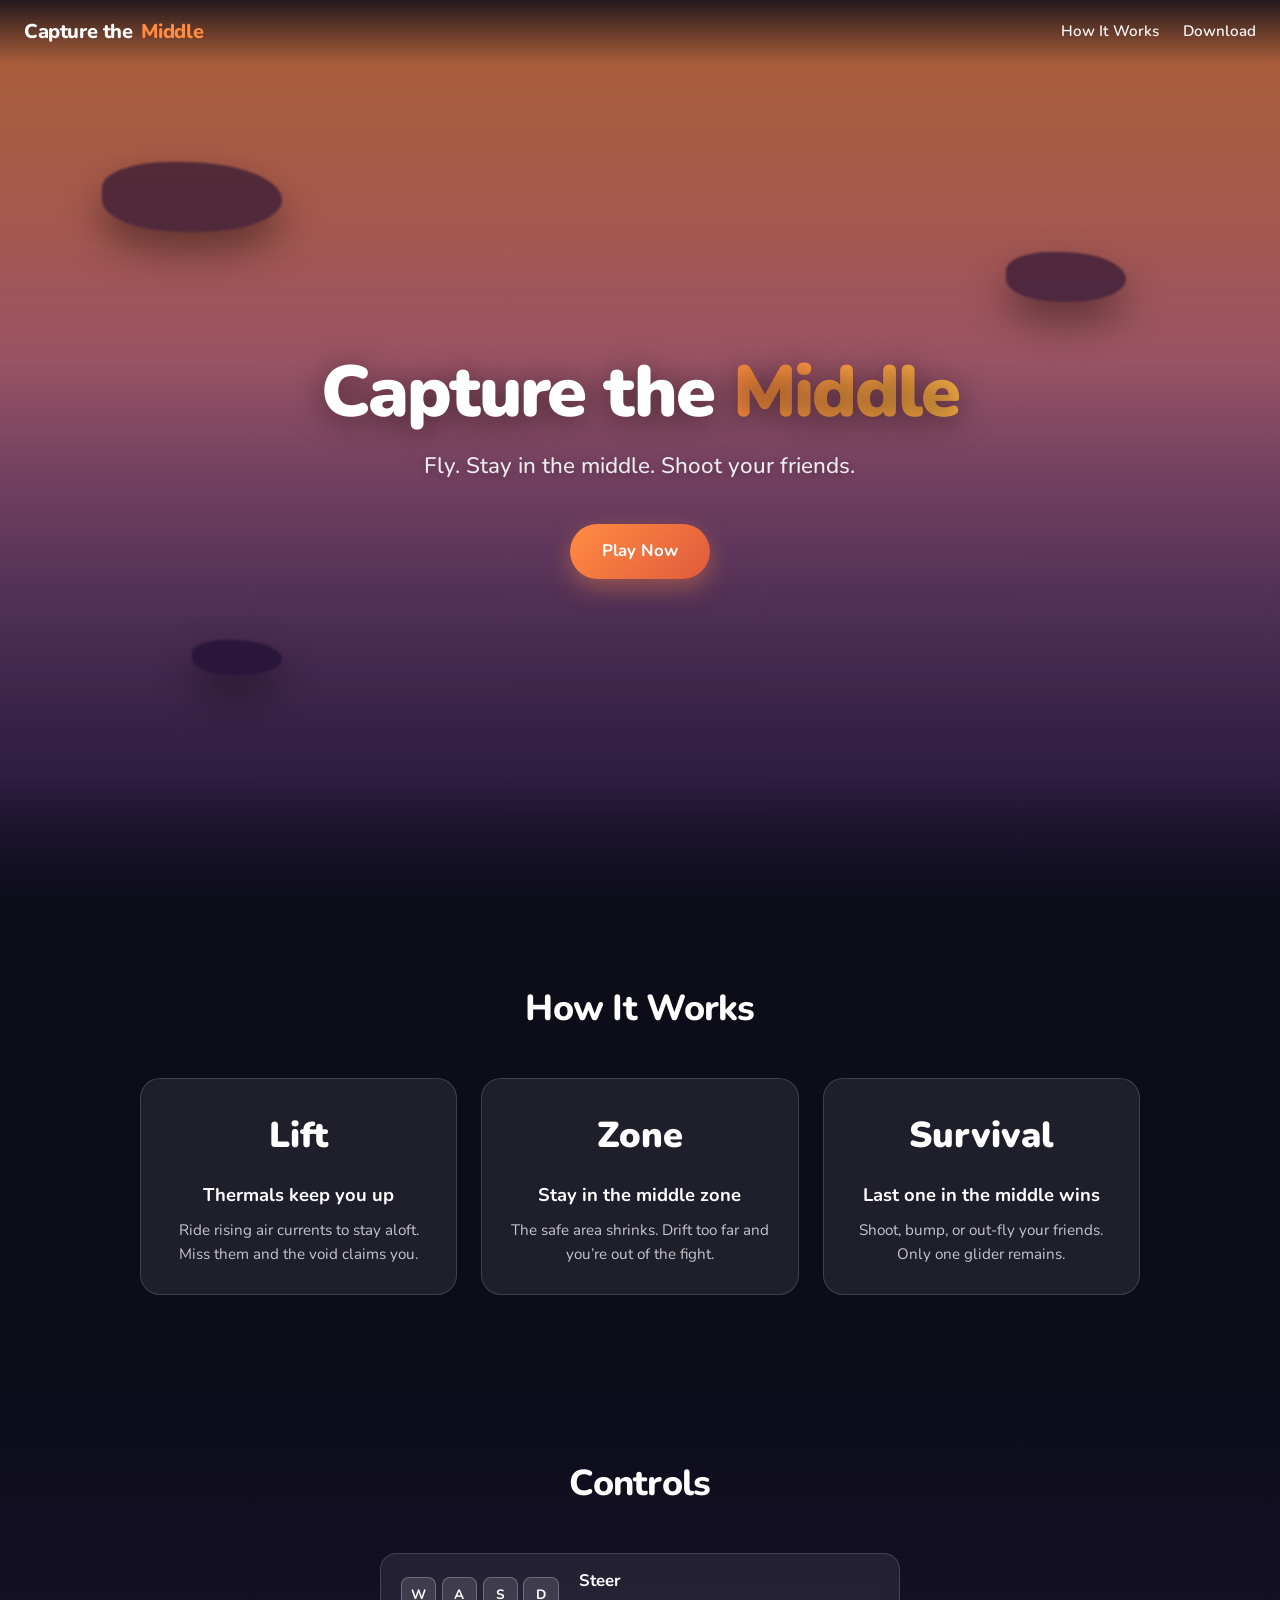
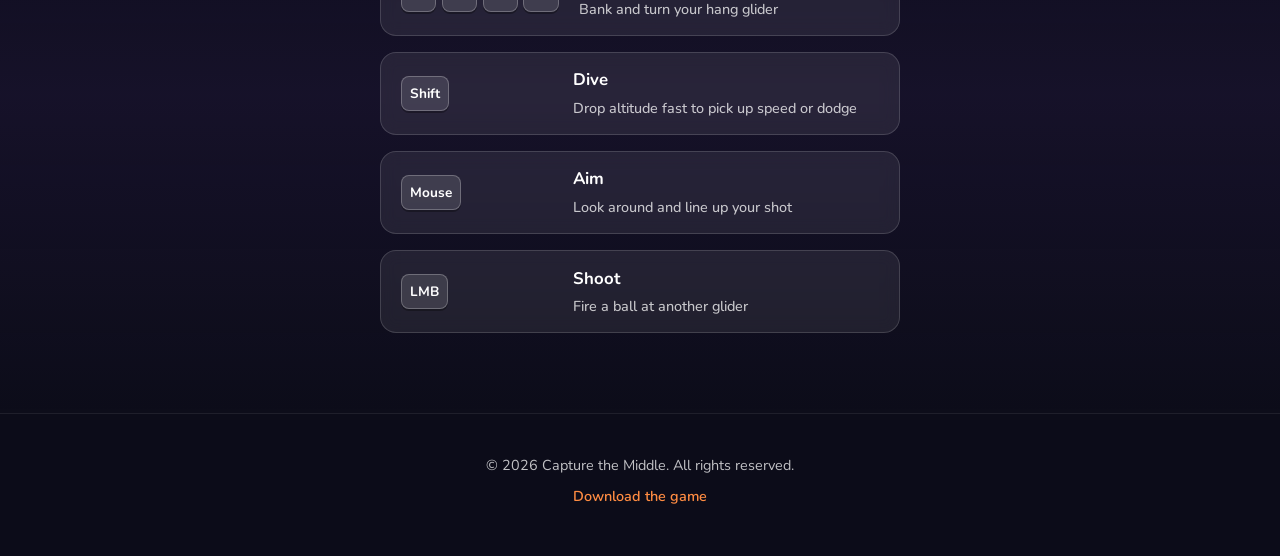
<file: capture-the-middle/index.html>
<!DOCTYPE html>
<html lang="en">
<head>
  <meta charset="UTF-8">
  <meta name="viewport" content="width=device-width, initial-scale=1.0">
  <title>Capture the Middle — Fly. Stay in the middle. Shoot your friends.</title>
  <meta name="description" content="Competitive co-op hang gliding. Ride thermals, stay in the middle zone, and be the last one flying.">
  <link rel="icon" type="image/png" href="assets/favicon.png">
  <link rel="preconnect" href="https://fonts.googleapis.com">
  <link rel="preconnect" href="https://fonts.gstatic.com" crossorigin>
  <link href="https://fonts.googleapis.com/css2?family=Nunito:wght@400;500;600;700;800;900&display=swap" rel="stylesheet">
  <link rel="stylesheet" href="style.css">
</head>
<body>
  <header class="site-header">
    <a href="https://adev-studios.github.io/marketplace/capture-the-middle/" class="logo">Capture the <span>Middle</span></a>
    <nav>
      <ul class="nav-links">
        <li><a href="#how">How It Works</a></li>
        <li><a href="https://adev-studios.github.io/marketplace/capture-the-middle/download/l">Download</a></li>
      </ul>
    </nav>
  </header>

  <section class="hero">
    <div class="hero-bg">
      <!-- Fallback gradient + optional splash image -->
      <img src="assets/splash.png" alt="" onerror="this.style.display='none'">
    </div>
    <div class="hero-overlay"></div>

    <!-- Decorative floating islands -->
    <div class="island island-1" aria-hidden="true"></div>
    <div class="island island-2" aria-hidden="true"></div>
    <div class="island island-3" aria-hidden="true"></div>

    <div class="hero-content">
      <h1>Capture the <span class="accent">Middle</span></h1>
      <p class="tagline">Fly. Stay in the middle. Shoot your friends.</p>
      <a href="https://adev-studios.github.io/marketplace/capture-the-middle/download/" class="btn btn-primary">Play Now</a>
    </div>
  </section>

  <section id="how" class="section">
    <div class="section-inner">
      <h2 class="section-title">How It Works</h2>
      <div class="cards">
        <article class="card">
          <span class="card-icon" aria-hidden="true">Lift</span>
          <h3>Thermals keep you up</h3>
          <p>Ride rising air currents to stay aloft. Miss them and the void claims you.</p>
        </article>
        <article class="card">
          <span class="card-icon" aria-hidden="true">Zone</span>
          <h3>Stay in the middle zone</h3>
          <p>The safe area shrinks. Drift too far and you’re out of the fight.</p>
        </article>
        <article class="card">
          <span class="card-icon" aria-hidden="true">Survival</span>
          <h3>Last one in the middle wins</h3>
          <p>Shoot, bump, or out-fly your friends. Only one glider remains.</p>
        </article>
      </div>
    </div>
  </section>

    <section class="section controls">
    <div class="section-inner">
      <h2 class="section-title">Controls</h2>
      <ul class="controls-list ordered">
        <li>
          <div class="keys">
            <span class="key">W</span>
            <span class="key">A</span>
            <span class="key">S</span>
            <span class="key">D</span>
          </div>
          <div class="desc">
            <strong>Steer</strong>
            <span>Bank and turn your hang glider</span>
          </div>
        </li>
        <li>
          <div class="keys">
            <span class="key">Shift</span>
          </div>
          <div class="desc">
            <strong>Dive</strong>
            <span>Drop altitude fast to pick up speed or dodge</span>
          </div>
        </li>
        <li>
          <div class="keys">
            <span class="key">Mouse</span>
          </div>
          <div class="desc">
            <strong>Aim</strong>
            <span>Look around and line up your shot</span>
          </div>
        </li>
        <li>
          <div class="keys">
            <span class="key">LMB</span>
          </div>
          <div class="desc">
            <strong>Shoot</strong>
            <span>Fire a ball at another glider</span>
          </div>
        </li>
      </ul>
    </div>
  </section>

  <footer class="site-footer">
    <p>© 2026 Capture the Middle. All rights reserved.</p>
    <p><a href="https://adev-studios.github.io/marketplace/capture-the-middle/download/">Download the game</a></p>
  </footer>

  <script src="script.js"></script>
</body>
</html>
</file>
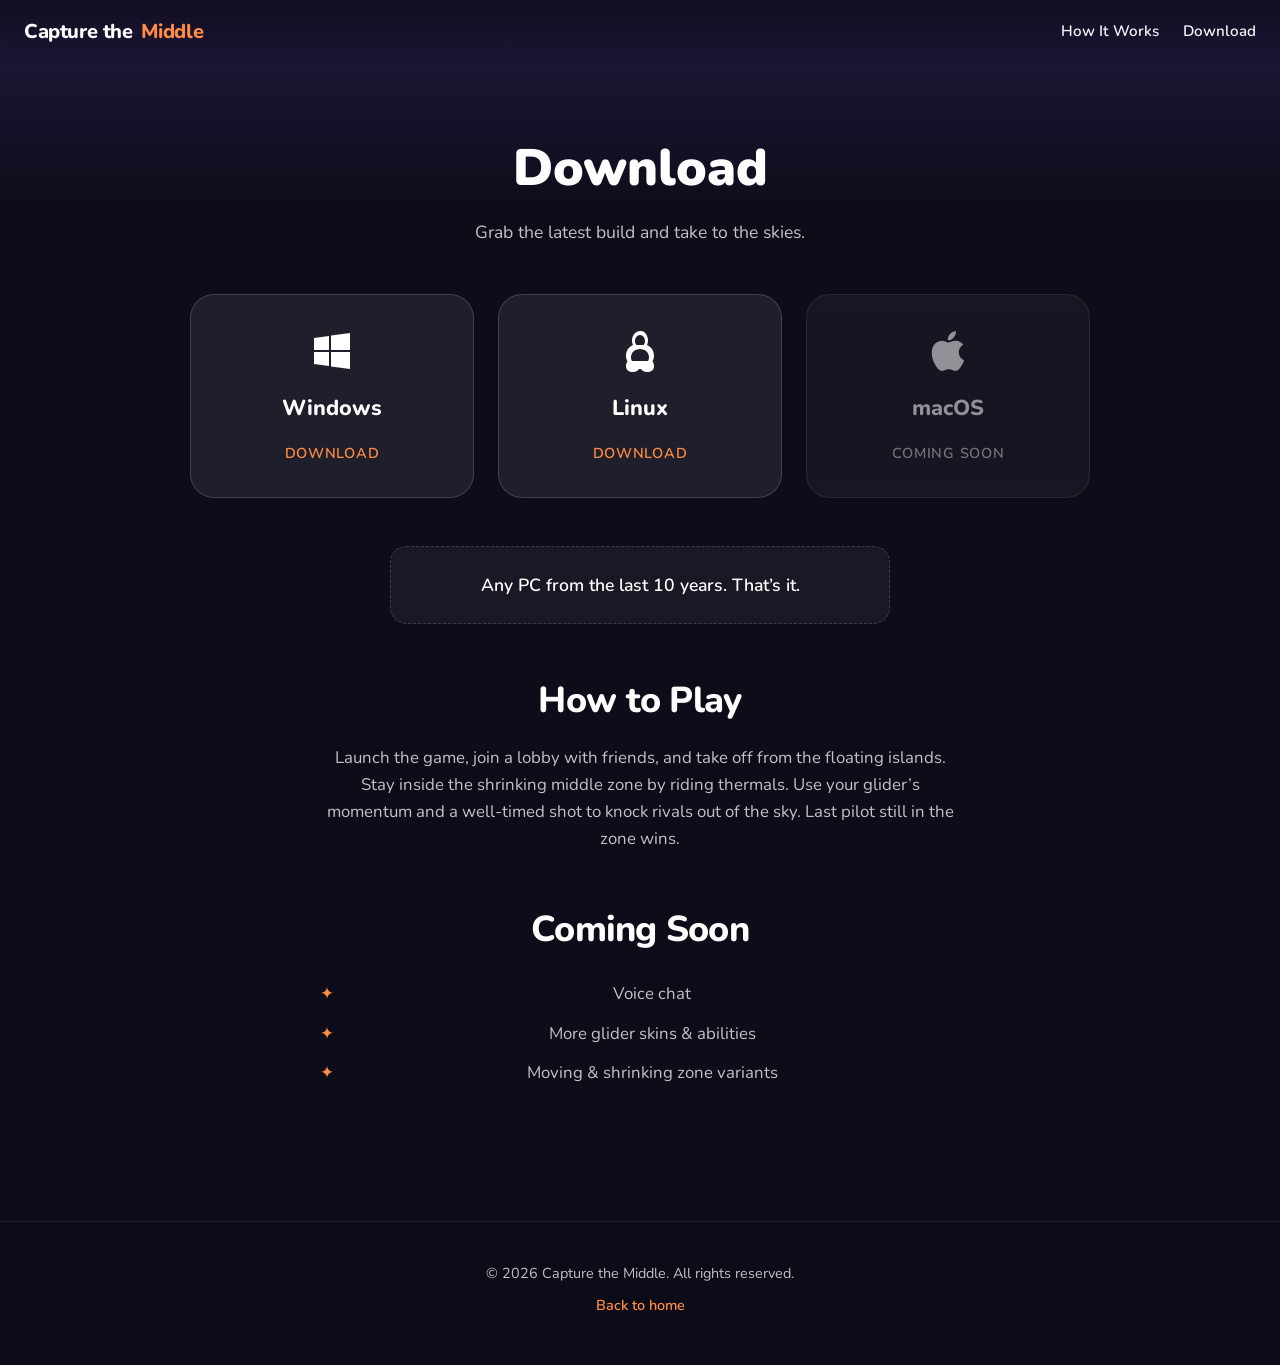
<file: capture-the-middle/downloads.html>
<!DOCTYPE html>
<html lang="en">
<head>
  <meta charset="UTF-8">
  <meta name="viewport" content="width=device-width, initial-scale=1.0">
  <title>Download — Capture the Middle</title>
  <meta name="description" content="Download Capture the Middle for Windows and Linux. Competitive co-op hang gliding.">
  <link rel="icon" type="image/png" href="assets/favicon.png">
  <link rel="preconnect" href="https://fonts.googleapis.com">
  <link rel="preconnect" href="https://fonts.gstatic.com" crossorigin>
  <link href="https://fonts.googleapis.com/css2?family=Nunito:wght@400;500;600;700;800;900&display=swap" rel="stylesheet">
  <link rel="stylesheet" href="style.css">
</head>
<body>
  <header class="site-header">
    <a href="index.html" class="logo">Capture the <span>Middle</span></a>
    <nav>
      <ul class="nav-links">
        <li><a href="index.html#how">How It Works</a></li>
        <li><a href="downloads.html">Download</a></li>
      </ul>
    </nav>
  </header>

  <section class="page-hero">
    <h1>Download</h1>
    <p>Grab the latest build and take to the skies.</p>
  </section>

  <section class="section" style="padding-top: 0;">
    <div class="section-inner">
      <div class="platform-grid">
        <!-- Windows -->
        <a href="#" class="platform-card">
          <svg viewBox="0 0 24 24" aria-hidden="true">
            <path d="M3 5.5L10.5 4.5V11.5H3V5.5ZM11.5 4.3L21 3V11.5H11.5V4.3ZM3 12.5H10.5V19.5L3 18.5V12.5ZM11.5 12.5H21V21L11.5 19.7V12.5Z"/>
          </svg>
          <h3>Windows</h3>
          <span class="label">Download</span>
        </a>

        <!-- Linux -->
        <a href="#" class="platform-card">
          <svg viewBox="0 0 24 24" aria-hidden="true">
            <path d="M12.5 2C9.5 2 8 4.5 8 6.5C8 7.5 8.2 8.3 8.5 9C6.5 9.8 5 11.8 5 14.5C5 15.5 5.3 16.4 5.8 17.2C5.3 17.7 5 18.5 5 19.5C5 21.5 6.5 22.5 8.5 22.5C10 22.5 11 21.8 11.5 21C11.7 21 11.8 21 12 21C12.2 21 12.3 21 12.5 21C13 21.8 14 22.5 15.5 22.5C17.5 22.5 19 21.5 19 19.5C19 18.5 18.7 17.7 18.2 17.2C18.7 16.4 19 15.5 19 14.5C19 11.8 17.5 9.8 15.5 9C15.8 8.3 16 7.5 16 6.5C16 4.5 14.5 2 12.5 2ZM9.5 7C9.5 5.5 10.5 4 12 4C13.5 4 14.5 5.5 14.5 7C14.5 7.8 14.2 8.5 13.8 9H10.2C9.8 8.5 9.5 7.8 9.5 7ZM12 11C14.5 11 16.5 12.8 16.5 15C16.5 15.8 16.3 16.5 16 17H8C7.7 16.5 7.5 15.8 7.5 15C7.5 12.8 9.5 11 12 11Z"/>
          </svg>
          <h3>Linux</h3>
          <span class="label">Download</span>
        </a>

        <!-- macOS Coming Soon -->
        <div class="platform-card disabled">
          <svg viewBox="0 0 24 24" aria-hidden="true">
            <path d="M18.71 19.5C17.88 20.74 17 21.95 15.66 21.97C14.32 22 13.89 21.18 12.37 21.18C10.84 21.18 10.37 21.95 9.1 22C7.79 22.05 6.8 20.68 5.96 19.47C4.25 16.97 2.94 12.45 4.7 9.39C5.57 7.87 7.13 6.91 8.82 6.88C10.1 6.86 11.32 7.75 12.11 7.75C12.89 7.75 14.37 6.68 15.92 6.84C16.57 6.87 18.39 7.1 19.56 8.82C19.47 8.88 17.39 10.1 17.41 12.63C17.44 15.65 20.06 16.66 20.09 16.67C20.06 16.74 19.67 18.11 18.71 19.5ZM13 3.5C13.73 2.67 14.94 2.04 15.94 2C16.07 3.17 15.6 4.35 14.9 5.19C14.21 6.04 13.07 6.7 11.95 6.61C11.8 5.46 12.36 4.26 13 3.5Z"/>
          </svg>
          <h3>macOS</h3>
          <span class="label">Coming Soon</span>
        </div>
      </div>

      <div class="sys-req">
        <p>Any PC from the last 10 years. That’s it.</p>
      </div>

      <div class="how-to-play">
        <h2 class="section-title" style="margin-bottom: 1rem;">How to Play</h2>
        <p>
          Launch the game, join a lobby with friends, and take off from the floating islands.
          Stay inside the shrinking middle zone by riding thermals. Use your glider’s momentum
          and a well-timed shot to knock rivals out of the sky. Last pilot still in the zone wins.
        </p>
      </div>

      <div class="coming-soon">
        <h2 class="section-title" style="margin-bottom: 0.5rem;">Coming Soon</h2>
        <ul>
          <li>Voice chat</li>
          <li>More glider skins &amp; abilities</li>
          <li>Moving &amp; shrinking zone variants</li>
        </ul>
      </div>
    </div>
  </section>

  <footer class="site-footer">
    <p>© 2026 Capture the Middle. All rights reserved.</p>
    <p><a href="index.html">Back to home</a></p>
  </footer>

  <script src="script.js"></script>
</body>
</html>
</file>
<file: capture-the-middle/style.css>
/* Capture the Middle - Shared Styles */

:root {
  --sky-blue: #87CEEB;
  --sunset-orange: #FF8C42;
  --deep-purple: #4A2C82;
  --void-black: #0D0D1A;
  --white: #FFFFFF;
  --soft-white: #F5F5F7;
  --card-bg: rgba(255, 255, 255, 0.08);
  --card-border: rgba(255, 255, 255, 0.15);
  --text-muted: rgba(255, 255, 255, 0.75);
  --gradient-sunset: linear-gradient(180deg, #FF8C42 0%, #E05A3C 25%, #4A2C82 60%, #1A0A2E 85%, #0D0D1A 100%);
  --font: 'Nunito', 'Quicksand', system-ui, sans-serif;
}

*,
*::before,
*::after {
  box-sizing: border-box;
  margin: 0;
  padding: 0;
}

html {
  scroll-behavior: smooth;
}

body {
  font-family: var(--font);
  background: var(--void-black);
  color: var(--white);
  line-height: 1.6;
  min-height: 100vh;
  overflow-x: hidden;
}

/* Subtle void animation at bottom */
body::after {
  content: '';
  position: fixed;
  bottom: 0;
  left: 0;
  right: 0;
  height: 120px;
  background: linear-gradient(to top, rgba(13, 13, 26, 0.95), transparent);
  pointer-events: none;
  z-index: 1;
  animation: voidPulse 8s ease-in-out infinite alternate;
}

@keyframes voidPulse {
  0% { opacity: 0.7; height: 100px; }
  100% { opacity: 1; height: 140px; }
}

a {
  color: var(--sunset-orange);
  text-decoration: none;
  transition: color 0.2s ease;
}

a:hover {
  color: var(--sky-blue);
}

/* Header / Nav */
.site-header {
  position: fixed;
  top: 0;
  left: 0;
  right: 0;
  z-index: 100;
  padding: 1rem 1.5rem;
  display: flex;
  justify-content: space-between;
  align-items: center;
  background: linear-gradient(to bottom, rgba(13, 13, 26, 0.85), transparent);
  backdrop-filter: blur(4px);
}

.logo {
  font-weight: 800;
  font-size: 1.25rem;
  letter-spacing: -0.02em;
  color: var(--white);
  display: flex;
  align-items: center;
  gap: 0.5rem;
}

.logo span {
  color: var(--sunset-orange);
}

.nav-links {
  display: flex;
  gap: 1.5rem;
  list-style: none;
}

.nav-links a {
  color: var(--soft-white);
  font-weight: 600;
  font-size: 0.95rem;
}

.nav-links a:hover {
  color: var(--sunset-orange);
}

/* Hero */
.hero {
  position: relative;
  min-height: 100vh;
  display: flex;
  flex-direction: column;
  justify-content: center;
  align-items: center;
  text-align: center;
  padding: 6rem 1.5rem 4rem;
  overflow: hidden;
}

.hero-bg {
  position: absolute;
  inset: 0;
  background: var(--gradient-sunset);
  background-size: cover;
  background-position: center;
  z-index: 0;
}

.hero-bg img {
  width: 100%;
  height: 100%;
  object-fit: cover;
  opacity: 0.85;
}

.hero-overlay {
  position: absolute;
  inset: 0;
  background: linear-gradient(
    to bottom,
    rgba(13, 13, 26, 0.35) 0%,
    rgba(74, 44, 130, 0.25) 40%,
    rgba(13, 13, 26, 0.7) 100%
  );
  z-index: 1;
}

/* Floating islands (decorative) */
.island {
  position: absolute;
  background: rgba(26, 10, 46, 0.6);
  border-radius: 40% 60% 50% 50%;
  filter: blur(1px);
  z-index: 2;
  animation: float 12s ease-in-out infinite;
  box-shadow: 0 20px 40px rgba(0, 0, 0, 0.4);
}

.island-1 {
  width: 180px;
  height: 70px;
  top: 18%;
  left: 8%;
  animation-delay: 0s;
}

.island-2 {
  width: 120px;
  height: 50px;
  top: 28%;
  right: 12%;
  animation-delay: -3s;
  animation-duration: 15s;
}

.island-3 {
  width: 90px;
  height: 35px;
  bottom: 25%;
  left: 15%;
  animation-delay: -6s;
  animation-duration: 18s;
}

@keyframes float {
  0%, 100% { transform: translateY(0) translateX(0); }
  33% { transform: translateY(-18px) translateX(8px); }
  66% { transform: translateY(10px) translateX(-6px); }
}

.hero-content {
  position: relative;
  z-index: 10;
  max-width: 720px;
}

.hero h1 {
  font-size: clamp(2.5rem, 8vw, 4.5rem);
  font-weight: 900;
  letter-spacing: -0.03em;
  line-height: 1.1;
  margin-bottom: 1rem;
  text-shadow: 0 4px 30px rgba(0, 0, 0, 0.5);
}

.hero h1 .accent {
  background: linear-gradient(90deg, var(--sunset-orange), #FFB347);
  -webkit-background-clip: text;
  -webkit-text-fill-color: transparent;
  background-clip: text;
}

.tagline {
  font-size: clamp(1.1rem, 3vw, 1.4rem);
  font-weight: 500;
  color: var(--soft-white);
  margin-bottom: 2.5rem;
  opacity: 0.95;
  text-shadow: 0 2px 12px rgba(0, 0, 0, 0.4);
}

.btn {
  display: inline-flex;
  align-items: center;
  justify-content: center;
  gap: 0.5rem;
  padding: 0.9rem 2rem;
  font-family: var(--font);
  font-weight: 700;
  font-size: 1.05rem;
  border-radius: 999px;
  border: none;
  cursor: pointer;
  transition: transform 0.2s ease, box-shadow 0.2s ease, background 0.2s ease;
  text-decoration: none;
}

.btn-primary {
  background: linear-gradient(135deg, var(--sunset-orange), #E05A3C);
  color: var(--white);
  box-shadow: 0 8px 24px rgba(255, 140, 66, 0.4);
}

.btn-primary:hover {
  transform: translateY(-3px);
  box-shadow: 0 12px 32px rgba(255, 140, 66, 0.55);
  color: var(--white);
}

.btn-secondary {
  background: var(--card-bg);
  color: var(--white);
  border: 1px solid var(--card-border);
  backdrop-filter: blur(8px);
}

.btn-secondary:hover {
  background: rgba(255, 255, 255, 0.15);
  transform: translateY(-2px);
  color: var(--white);
}

/* Sections */
.section {
  position: relative;
  padding: 5rem 1.5rem;
  z-index: 5;
}

.section-inner {
  max-width: 1000px;
  margin: 0 auto;
}

.section-title {
  font-size: clamp(1.75rem, 4vw, 2.25rem);
  font-weight: 800;
  text-align: center;
  margin-bottom: 2.5rem;
  letter-spacing: -0.02em;
}

/* How it works cards */
.cards {
  display: grid;
  grid-template-columns: repeat(auto-fit, minmax(240px, 1fr));
  gap: 1.5rem;
}

.card {
  background: var(--card-bg);
  border: 1px solid var(--card-border);
  border-radius: 1.25rem;
  padding: 1.75rem 1.5rem;
  text-align: center;
  backdrop-filter: blur(10px);
  transition: transform 0.25s ease, border-color 0.25s ease;
}

.card:hover {
  transform: translateY(-6px);
  border-color: rgba(255, 140, 66, 0.4);
}

.card-icon {
  font-size: 2.25rem;
  margin-bottom: 1rem;
  display: block;
  font-weight: 1000;
}

.card h3 {
  font-size: 1.15rem;
  font-weight: 700;
  margin-bottom: 0.5rem;
}

.card p {
  font-size: 0.95rem;
  color: var(--text-muted);
}

/* Controls */
.controls {
  background: linear-gradient(180deg, transparent, rgba(74, 44, 130, 0.15), transparent);
}

.controls-list {
  list-style: none;
  max-width: 520px;
  margin: 0 auto;
  display: flex;
  flex-direction: column;
  gap: 1rem;
}

.controls-list.ordered li {
  display: flex;
  align-items: center;
  gap: 1.25rem;
  padding: 0.9rem 1.25rem;
  background: var(--card-bg);
  border: 1px solid var(--card-border);
  border-radius: 1rem;
  backdrop-filter: blur(8px);
  transition: border-color 0.2s ease, transform 0.2s ease;
}

.controls-list.ordered li:hover {
  border-color: rgba(255, 140, 66, 0.35);
  transform: translateX(4px);
}

.controls-list .keys {
  display: flex;
  flex-shrink: 0;
  gap: 0.35rem;
  min-width: 9.5rem;
}

.key {
  display: inline-flex;
  align-items: center;
  justify-content: center;
  min-width: 2.2rem;
  height: 2.2rem;
  padding: 0 0.5rem;
  background: rgba(255, 255, 255, 0.12);
  border: 1px solid rgba(255, 255, 255, 0.25);
  border-radius: 0.5rem;
  font-size: 0.85rem;
  font-weight: 700;
  box-shadow: 0 2px 0 rgba(0, 0, 0, 0.3);
}

.controls-list .desc {
  display: flex;
  flex-direction: column;
  gap: 0.15rem;
}

.controls-list .desc strong {
  font-size: 1.05rem;
  font-weight: 700;
  color: var(--white);
}

.controls-list .desc span {
  font-size: 0.9rem;
  color: var(--text-muted);
  font-weight: 500;
}

/* Footer */
.site-footer {
  position: relative;
  z-index: 10;
  padding: 2.5rem 1.5rem;
  text-align: center;
  border-top: 1px solid rgba(255, 255, 255, 0.08);
  background: rgba(13, 13, 26, 0.9);
}

.site-footer p {
  color: var(--text-muted);
  font-size: 0.9rem;
  margin-bottom: 0.5rem;
}

.site-footer a {
  font-weight: 600;
}

/* ========== Downloads page ========== */

.page-hero {
  padding: 8rem 1.5rem 3rem;
  text-align: center;
  background: linear-gradient(180deg, rgba(74, 44, 130, 0.35) 0%, transparent 70%);
}

.page-hero h1 {
  font-size: clamp(2.2rem, 6vw, 3.2rem);
  font-weight: 900;
  margin-bottom: 0.5rem;
}

.page-hero p {
  color: var(--text-muted);
  font-size: 1.1rem;
}

.platform-grid {
  display: grid;
  grid-template-columns: repeat(auto-fit, minmax(260px, 1fr));
  gap: 1.5rem;
  max-width: 900px;
  margin: 0 auto 3rem;
}

.platform-card {
  display: flex;
  flex-direction: column;
  align-items: center;
  gap: 1rem;
  padding: 2rem 1.5rem;
  background: var(--card-bg);
  border: 1px solid var(--card-border);
  border-radius: 1.5rem;
  text-decoration: none;
  color: var(--white);
  transition: transform 0.25s ease, border-color 0.25s ease, box-shadow 0.25s ease;
  backdrop-filter: blur(10px);
}

.platform-card:hover:not(.disabled) {
  transform: translateY(-6px);
  border-color: var(--sunset-orange);
  box-shadow: 0 12px 30px rgba(255, 140, 66, 0.2);
  color: var(--white);
}

.platform-card.disabled {
  opacity: 0.55;
  cursor: not-allowed;
  pointer-events: none;
}

.platform-card svg {
  width: 48px;
  height: 48px;
  fill: currentColor;
}

.platform-card h3 {
  font-size: 1.35rem;
  font-weight: 800;
}

.platform-card .label {
  font-size: 0.9rem;
  font-weight: 600;
  color: var(--sunset-orange);
  text-transform: uppercase;
  letter-spacing: 0.05em;
}

.platform-card.disabled .label {
  color: var(--text-muted);
}

.sys-req {
  text-align: center;
  max-width: 500px;
  margin: 0 auto 3rem;
  padding: 1.5rem;
  background: rgba(255, 255, 255, 0.05);
  border-radius: 1rem;
  border: 1px dashed rgba(255, 255, 255, 0.15);
}

.sys-req p {
  font-size: 1.1rem;
  font-weight: 600;
}

.how-to-play,
.coming-soon {
  max-width: 640px;
  margin: 0 auto 3rem;
  text-align: center;
}

.how-to-play p,
.coming-soon ul {
  color: var(--text-muted);
  font-size: 1.05rem;
}

.coming-soon ul {
  list-style: none;
  margin-top: 1rem;
}

.coming-soon li {
  padding: 0.4rem 0;
  position: relative;
  padding-left: 1.5rem;
}

.coming-soon li::before {
  content: '✦';
  position: absolute;
  left: 0;
  color: var(--sunset-orange);
}

/* Mobile nav tweak */
@media (max-width: 600px) {
  .nav-links {
    gap: 1rem;
  }
  
  .nav-links a {
    font-size: 0.85rem;
  }
  
  .island-1 { width: 100px; height: 40px; }
  .island-2 { width: 70px; height: 30px; }
  .island-3 { display: none; }
}
</file>
